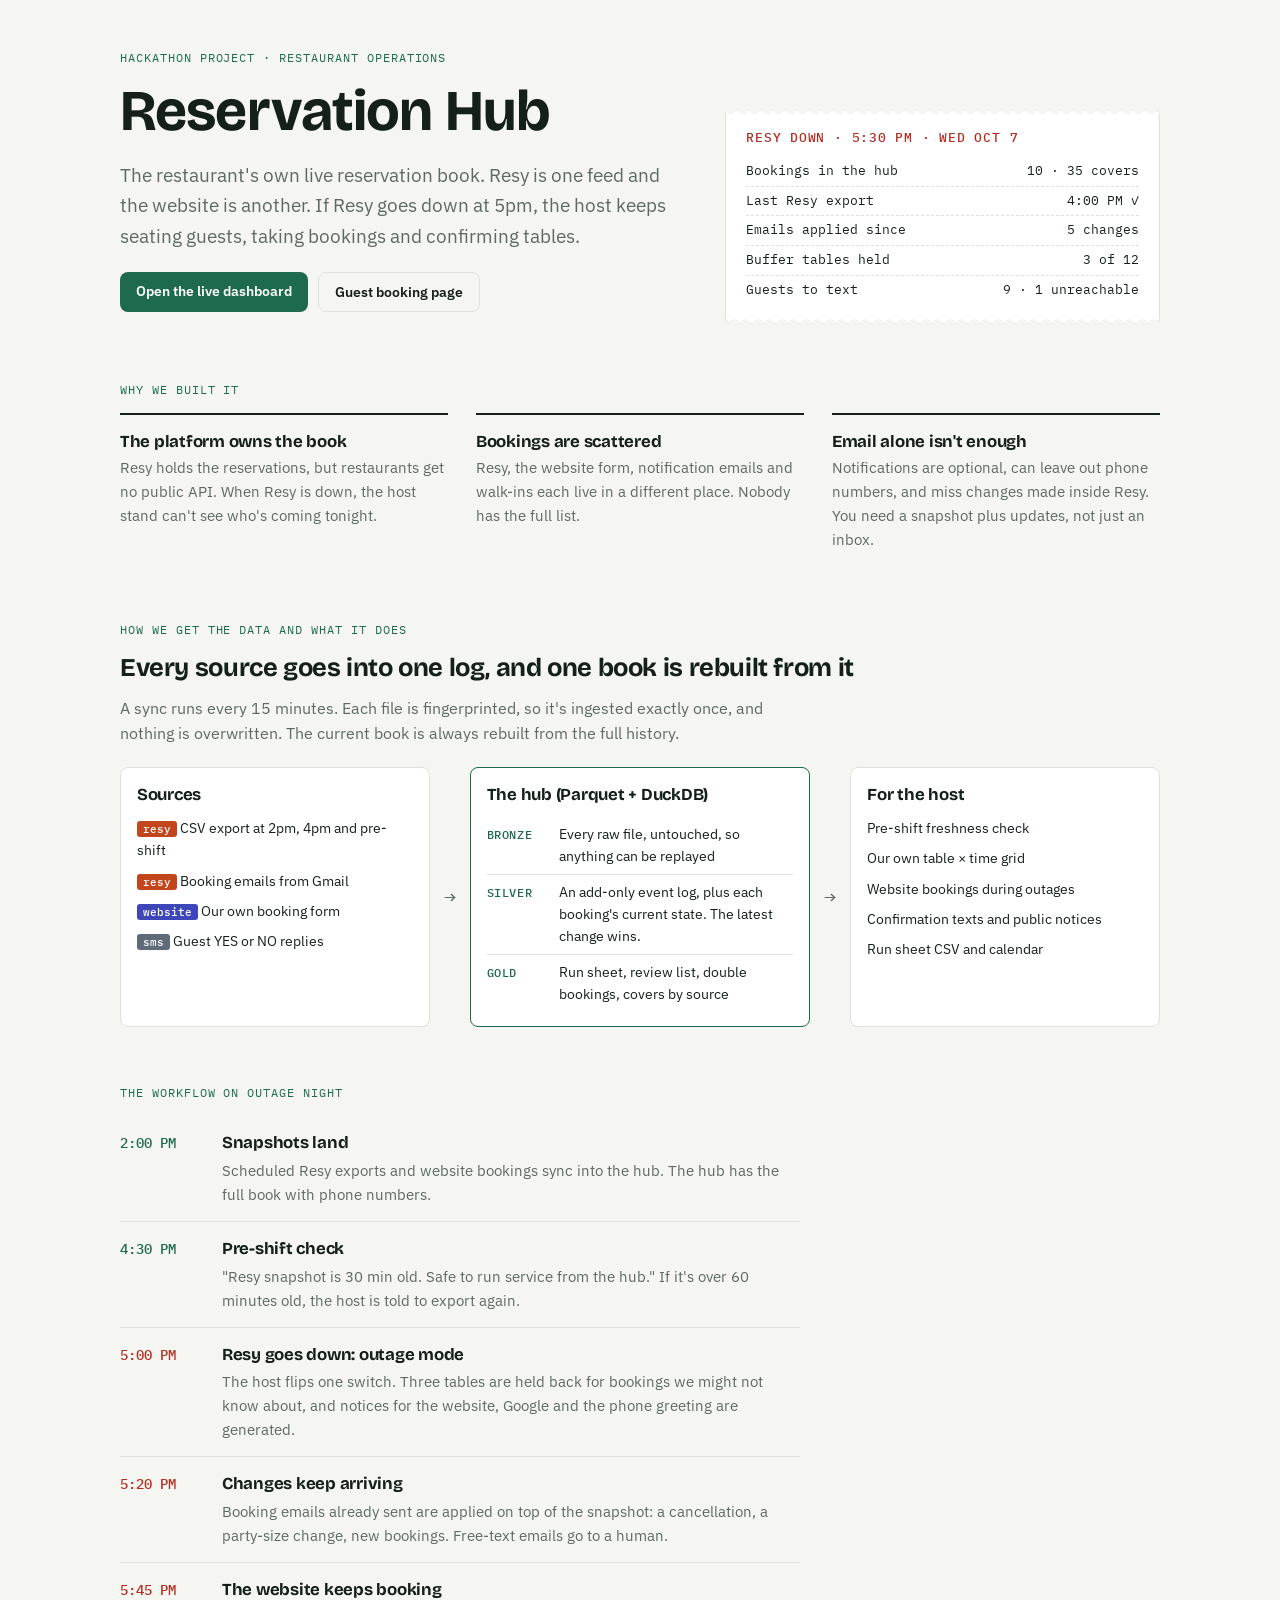
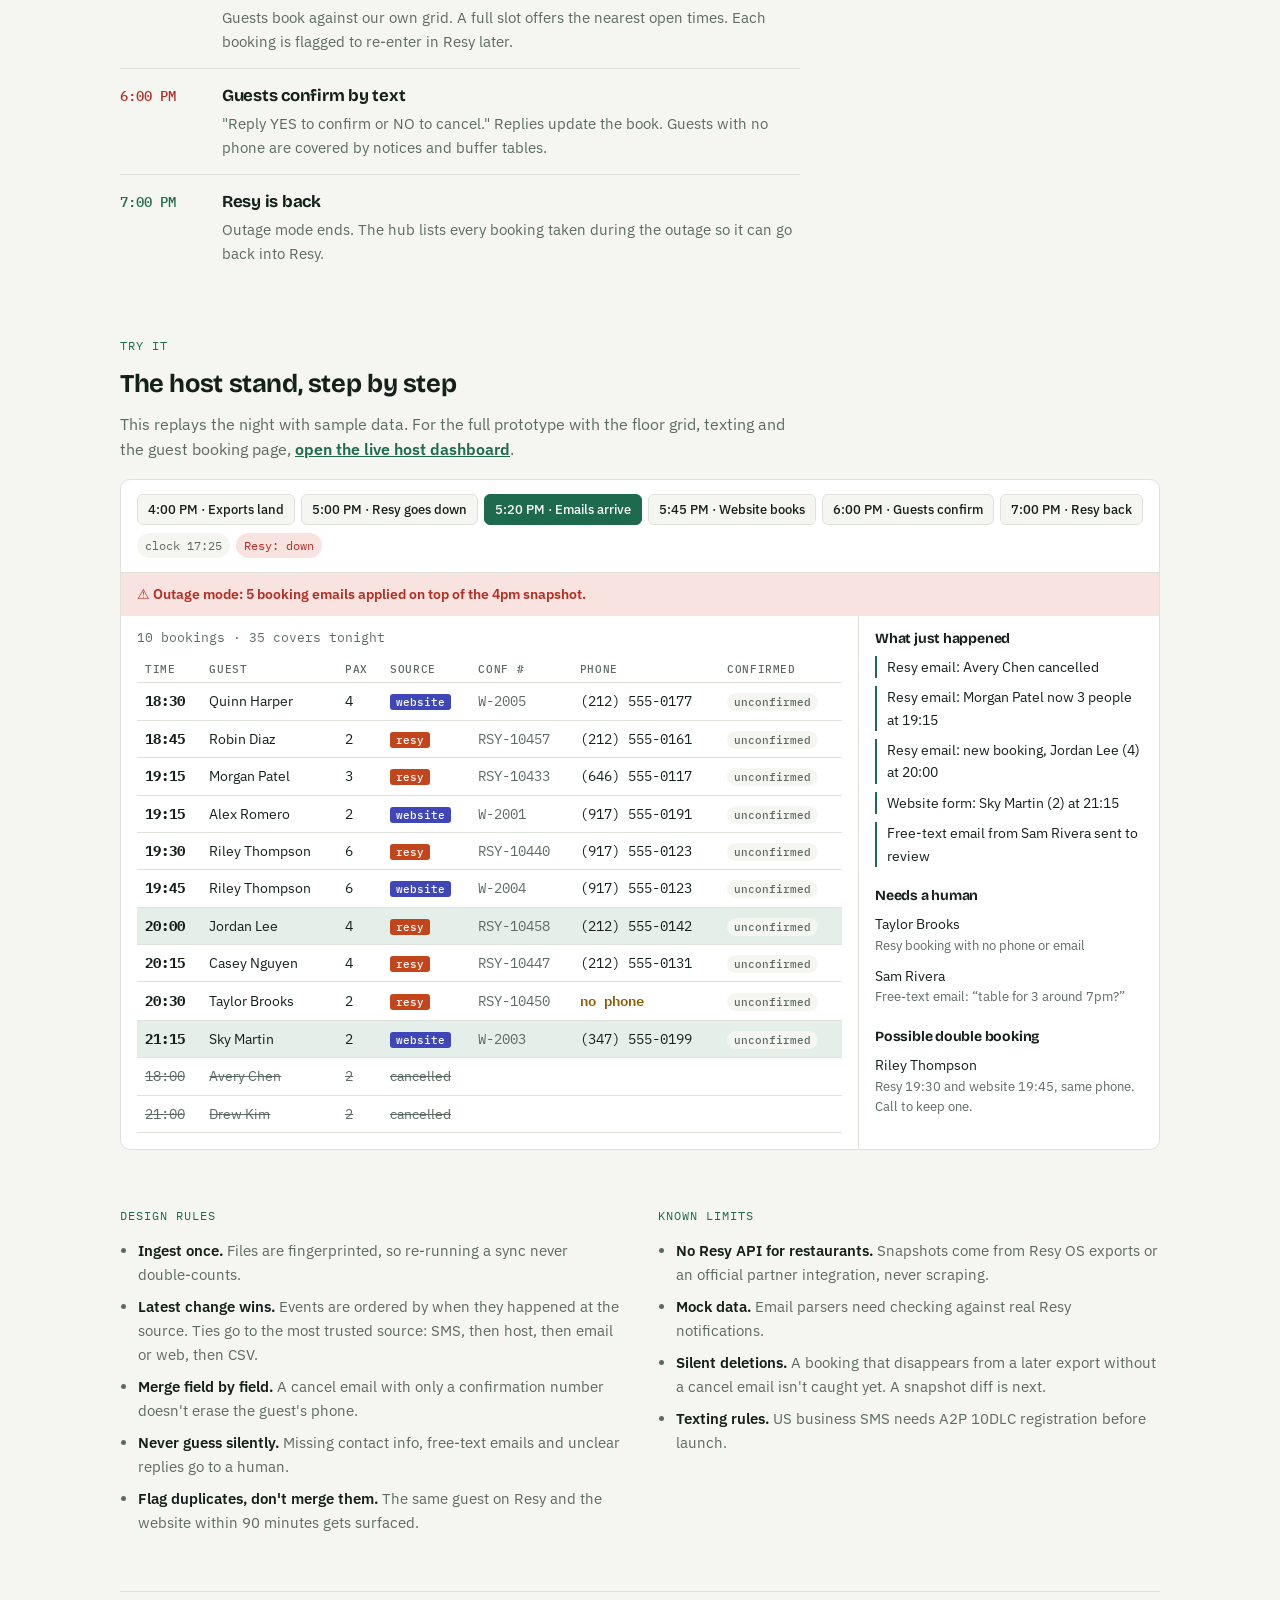
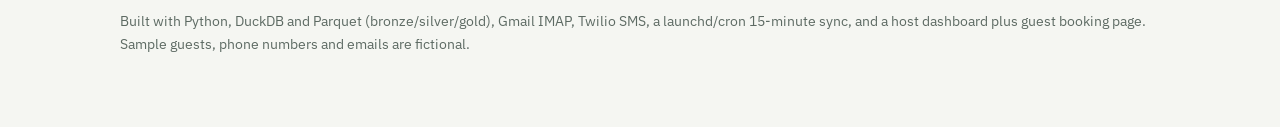
<file: public/index.html>
<!doctype html>
<html lang="en">
<head>
<meta charset="utf-8">
<meta name="viewport" content="width=device-width, initial-scale=1">
<meta name="description" content="A restaurant's own live reservation book that keeps service running when Resy goes down.">
<title>Reservation Hub</title>
<link rel="preconnect" href="https://fonts.googleapis.com">
<link rel="stylesheet" href="https://fonts.googleapis.com/css2?family=Bricolage+Grotesque:opsz,wght@12..96,500;12..96,700&family=IBM+Plex+Sans:wght@400;500;600&family=IBM+Plex+Mono:wght@400;500&display=swap">
<style>
/* Layout: a single reading column (~68ch) that widens for the live host-stand demo; host-stand ticket details (times, conf #, covers) set in mono. */
:root {
  --paper: #f5f6f2; --card: #ffffff; --line: #dfe2da; --ink: #15201b; --muted: #5d6a63;
  --bistro: #1d6a4e; --bistro-soft: #e3efe8; --alert: #b42d22; --alert-soft: #f9e3e0;
  --warn: #8a5a00; --warn-soft: #fbefd6; --resy: #c2451b; --web: #3f46b8; --mail: #5f6b78;
  --font-display: "Bricolage Grotesque", "Avenir Next", system-ui, sans-serif;
  --font-body: "IBM Plex Sans", system-ui, -apple-system, sans-serif;
  --font-mono: "IBM Plex Mono", ui-monospace, Menlo, monospace;
}
@media (prefers-color-scheme: dark) {
  :root:not([data-theme="light"]) {
    --paper: #111613; --card: #18201c; --line: #2b3530; --ink: #e9eee9; --muted: #9aa8a0;
    --bistro: #5fc79b; --bistro-soft: #1b3229; --alert: #ff8b7f; --alert-soft: #3a1d1a;
    --warn: #f0c060; --warn-soft: #362b12; --resy: #ff8a5c; --web: #9aa3ff; --mail: #a3afbb; color-scheme: dark;
  }
}
:root[data-theme="dark"] {
  --paper: #111613; --card: #18201c; --line: #2b3530; --ink: #e9eee9; --muted: #9aa8a0;
  --bistro: #5fc79b; --bistro-soft: #1b3229; --alert: #ff8b7f; --alert-soft: #3a1d1a;
  --warn: #f0c060; --warn-soft: #362b12; --resy: #ff8a5c; --web: #9aa3ff; --mail: #a3afbb; color-scheme: dark;
}
* { box-sizing: border-box; }
body { background: var(--paper); color: var(--ink); font-family: var(--font-body); font-size: 16px; line-height: 1.6; padding: 0 16px; }
main { max-width: 1040px; margin: 0 auto; padding-block: 48px 72px; display: grid; gap: 56px; }
.col { max-width: 68ch; }
h1, h2, h3 { font-family: var(--font-display); text-wrap: balance; letter-spacing: -0.015em; margin: 0; }
h1 { font-size: clamp(2.3rem, 6vw, 3.6rem); line-height: 1.05; font-weight: 700; }
h2 { font-size: 1.6rem; line-height: 1.2; font-weight: 700; margin-bottom: 12px; }
h3 { font-size: 1.05rem; font-weight: 700; }
p { margin: 0 0 12px; }
.eyebrow { font-family: var(--font-mono); font-size: 12px; letter-spacing: .08em; text-transform: uppercase; color: var(--bistro); margin-bottom: 14px; }
.cta { display:inline-block; font:600 14px var(--font-body); background: var(--bistro); color: var(--card); padding: 10px 16px; border-radius: 8px; text-decoration: none; }
.cta.alt { background: transparent; color: var(--ink); border: 1px solid var(--line); }
.cta:focus-visible { outline: 2px solid var(--bistro); outline-offset: 2px; }
.lede { font-size: 1.2rem; color: var(--muted); margin-top: 18px; max-width: 60ch; }
.mono { font-family: var(--font-mono); font-variant-numeric: tabular-nums; }
.muted { color: var(--muted); }

/* Hero ticket */
.hero { display: grid; grid-template-columns: 1.3fr 1fr; gap: 40px; align-items: end; }
.ticket { background: var(--card); border: 1px solid var(--line); border-radius: 6px; padding: 18px 20px; font-family: var(--font-mono); font-size: 13px; position: relative; }
.ticket::before, .ticket::after { content: ""; position: absolute; left: -1px; right: -1px; height: 8px; background: radial-gradient(circle at 6px 0, var(--paper) 5px, transparent 5.5px) repeat-x; background-size: 12px 8px; }
.ticket::before { top: -1px; } .ticket::after { bottom: -1px; transform: rotate(180deg); }
.ticket .row { display: flex; justify-content: space-between; gap: 12px; padding: 4px 0; border-bottom: 1px dashed var(--line); }
.ticket .row:last-child { border-bottom: 0; }
.ticket .head { font-weight: 500; color: var(--alert); text-transform: uppercase; letter-spacing: .06em; padding-bottom: 8px; }

/* Why */
.three { display: grid; grid-template-columns: repeat(3, 1fr); gap: 28px; }
.three > div { min-width: 0; border-top: 2px solid var(--ink); padding-top: 14px; }
.three p { color: var(--muted); font-size: 15px; }

/* Sources -> hub -> outputs */
.flow { display: grid; grid-template-columns: 1fr auto 1.1fr auto 1fr; gap: 14px; align-items: stretch; }
.flow .box { background: var(--card); border: 1px solid var(--line); border-radius: 8px; padding: 14px 16px; min-width: 0; }
.flow .box h3 { margin-bottom: 8px; }
.flow ul { list-style: none; margin: 0; padding: 0; display: grid; gap: 8px; font-size: 14px; }
.flow .arrow { align-self: center; font-family: var(--font-mono); color: var(--muted); font-size: 20px; }
.hub { border-color: var(--bistro) !important; }
.layer { display: grid; grid-template-columns: 64px 1fr; gap: 8px; font-size: 14px; padding: 6px 0; border-bottom: 1px solid var(--line); }
.layer:last-child { border-bottom: 0; }
.layer b { font-family: var(--font-mono); font-weight: 500; font-size: 12px; text-transform: uppercase; letter-spacing: .05em; color: var(--bistro); padding-top: 2px; }
.tag { font-family: var(--font-mono); font-size: 11px; font-weight: 500; padding: 1px 6px; border-radius: 3px; color: var(--card); white-space: nowrap; }
.tag.resy { background: var(--resy); } .tag.website { background: var(--web); } .tag.email { background: var(--mail); }

/* Timeline */
.timeline { list-style: none; margin: 0; padding: 0; display: grid; gap: 0; }
.timeline li { display: grid; grid-template-columns: 84px 1fr; gap: 18px; padding: 14px 0; border-bottom: 1px solid var(--line); }
.timeline li:last-child { border-bottom: 0; }
.timeline .t { font-family: var(--font-mono); font-size: 14px; color: var(--bistro); font-weight: 500; padding-top: 2px; }
.timeline .t.down { color: var(--alert); }
.timeline p { margin: 2px 0 0; color: var(--muted); font-size: 15px; }

/* Live demo */
.demo { background: var(--card); border: 1px solid var(--line); border-radius: 10px; overflow: hidden; }
.demo-bar { display: flex; flex-wrap: wrap; gap: 8px; align-items: center; justify-content: space-between; padding: 14px 16px; border-bottom: 1px solid var(--line); }
.steps { display: flex; flex-wrap: wrap; gap: 6px; }
.steps button { font: 500 13px var(--font-body); border: 1px solid var(--line); background: var(--paper); color: var(--ink); padding: 6px 10px; border-radius: 6px; cursor: pointer; }
.steps button:hover { border-color: var(--bistro); }
.steps button[aria-pressed="true"] { background: var(--bistro); color: var(--card); border-color: var(--bistro); }
.steps button:focus-visible { outline: 2px solid var(--bistro); outline-offset: 2px; }
.pills { display: flex; gap: 6px; flex-wrap: wrap; }
.pill { font-family: var(--font-mono); font-size: 12px; padding: 3px 8px; border-radius: 999px; background: var(--paper); color: var(--muted); white-space: nowrap; }
.pill.ok { background: var(--bistro-soft); color: var(--bistro); } .pill.bad { background: var(--alert-soft); color: var(--alert); }
.status { padding: 10px 16px; font-size: 14px; font-weight: 600; }
.status.ok { background: var(--bistro-soft); color: var(--bistro); } .status.bad { background: var(--alert-soft); color: var(--alert); }
.demo-body { display: grid; grid-template-columns: 1fr 300px; }
.demo-body > * { min-width: 0; }
.sheet { padding: 12px 16px 16px; border-right: 1px solid var(--line); }
.scroll { overflow-x: auto; }
table { border-collapse: collapse; width: 100%; font-size: 14px; }
th { text-align: left; font: 500 11px var(--font-mono); text-transform: uppercase; letter-spacing: .06em; color: var(--muted); padding: 6px 8px; border-bottom: 1px solid var(--line); white-space: nowrap; }
td { padding: 7px 8px; border-bottom: 1px solid var(--line); white-space: nowrap; }
tr.new td { background: var(--bistro-soft); }
tr.gone td { color: var(--muted); text-decoration: line-through; }
.chip { font: 500 11px var(--font-mono); padding: 2px 7px; border-radius: 999px; background: var(--paper); color: var(--muted); }
.chip.yes { background: var(--bistro-soft); color: var(--bistro); } .chip.sent { background: var(--paper); color: var(--web); } .chip.no { background: var(--alert-soft); color: var(--alert); }
.flagged { color: var(--warn); font-weight: 600; }
.side { padding: 12px 16px 16px; display: grid; gap: 18px; align-content: start; }
.side h3 { font-size: 14px; margin-bottom: 6px; }
.side ul { list-style: none; margin: 0; padding: 0; font-size: 14px; display: grid; gap: 8px; }
.side li span { display: block; color: var(--muted); font-size: 13px; }
.feed li { border-left: 2px solid var(--bistro); padding-left: 10px; }
.summary { font-family: var(--font-mono); font-size: 13px; color: var(--muted); margin-bottom: 8px; }

/* Limits + stack */
.two { display: grid; grid-template-columns: 1fr 1fr; gap: 36px; }
.two > div { min-width: 0; }
.plain { margin: 0; padding-left: 18px; color: var(--muted); font-size: 15px; display: grid; gap: 8px; }
.plain b { color: var(--ink); font-weight: 600; }
footer { color: var(--muted); font-size: 14px; border-top: 1px solid var(--line); padding-top: 18px; }

@media (max-width: 860px) {
  .hero, .three, .two { grid-template-columns: 1fr; }
  .flow { grid-template-columns: 1fr; } .flow .arrow { transform: rotate(90deg); justify-self: center; }
  .demo-body { grid-template-columns: 1fr; } .sheet { border-right: 0; border-bottom: 1px solid var(--line); }
}
@media (prefers-reduced-motion: no-preference) { tr.new td { transition: background 0.6s; } }
html { color-scheme: light; } body { margin: 0; }
</style>
</head>
<body>


<main>
  <section class="hero">
    <div>
      <div class="eyebrow">Hackathon project · restaurant operations</div>
      <h1>Reservation Hub</h1>
      <p class="lede">The restaurant's own live reservation book. Resy is one feed and the website is another. If Resy goes down at 5pm, the host keeps seating guests, taking bookings and confirming tables.</p>
      <p style="margin-top:20px;display:flex;gap:10px;flex-wrap:wrap"><a class="cta" href="/app.html">Open the live dashboard</a><a class="cta alt" href="/book.html">Guest booking page</a></p>
    </div>
    <div class="ticket" aria-label="Example outage summary">
      <div class="head">Resy down · 5:30 PM · Wed Oct 7</div>
      <div class="row"><span>Bookings in the hub</span><span>10 · 35 covers</span></div>
      <div class="row"><span>Last Resy export</span><span>4:00 PM ✓</span></div>
      <div class="row"><span>Emails applied since</span><span>5 changes</span></div>
      <div class="row"><span>Buffer tables held</span><span>3 of 12</span></div>
      <div class="row"><span>Guests to text</span><span>9 · 1 unreachable</span></div>
    </div>
  </section>

  <section>
    <div class="eyebrow">Why we built it</div>
    <div class="three">
      <div><h3>The platform owns the book</h3><p>Resy holds the reservations, but restaurants get no public API. When Resy is down, the host stand can't see who's coming tonight.</p></div>
      <div><h3>Bookings are scattered</h3><p>Resy, the website form, notification emails and walk-ins each live in a different place. Nobody has the full list.</p></div>
      <div><h3>Email alone isn't enough</h3><p>Notifications are optional, can leave out phone numbers, and miss changes made inside Resy. You need a snapshot plus updates, not just an inbox.</p></div>
    </div>
  </section>

  <section>
    <div class="eyebrow">How we get the data and what it does</div>
    <h2>Every source goes into one log, and one book is rebuilt from it</h2>
    <p class="col muted">A sync runs every 15 minutes. Each file is fingerprinted, so it's ingested exactly once, and nothing is overwritten. The current book is always rebuilt from the full history.</p>
    <div class="flow" style="margin-top:20px">
      <div class="box">
        <h3>Sources</h3>
        <ul>
          <li><span class="tag resy">resy</span> CSV export at 2pm, 4pm and pre-shift</li>
          <li><span class="tag resy">resy</span> Booking emails from Gmail</li>
          <li><span class="tag website">website</span> Our own booking form</li>
          <li><span class="tag email">sms</span> Guest YES or NO replies</li>
        </ul>
      </div>
      <div class="arrow" aria-hidden="true">→</div>
      <div class="box hub">
        <h3>The hub (Parquet + DuckDB)</h3>
        <div class="layer"><b>Bronze</b><span>Every raw file, untouched, so anything can be replayed</span></div>
        <div class="layer"><b>Silver</b><span>An add-only event log, plus each booking's current state. The latest change wins.</span></div>
        <div class="layer"><b>Gold</b><span>Run sheet, review list, double bookings, covers by source</span></div>
      </div>
      <div class="arrow" aria-hidden="true">→</div>
      <div class="box">
        <h3>For the host</h3>
        <ul>
          <li>Pre-shift freshness check</li>
          <li>Our own table × time grid</li>
          <li>Website bookings during outages</li>
          <li>Confirmation texts and public notices</li>
          <li>Run sheet CSV and calendar</li>
        </ul>
      </div>
    </div>
  </section>

  <section>
    <div class="eyebrow">The workflow on outage night</div>
    <ol class="timeline col">
      <li><span class="t">2:00 PM</span><div><h3>Snapshots land</h3><p>Scheduled Resy exports and website bookings sync into the hub. The hub has the full book with phone numbers.</p></div></li>
      <li><span class="t">4:30 PM</span><div><h3>Pre-shift check</h3><p>"Resy snapshot is 30 min old. Safe to run service from the hub." If it's over 60 minutes old, the host is told to export again.</p></div></li>
      <li><span class="t down">5:00 PM</span><div><h3>Resy goes down: outage mode</h3><p>The host flips one switch. Three tables are held back for bookings we might not know about, and notices for the website, Google and the phone greeting are generated.</p></div></li>
      <li><span class="t down">5:20 PM</span><div><h3>Changes keep arriving</h3><p>Booking emails already sent are applied on top of the snapshot: a cancellation, a party-size change, new bookings. Free-text emails go to a human.</p></div></li>
      <li><span class="t down">5:45 PM</span><div><h3>The website keeps booking</h3><p>Guests book against our own grid. A full slot offers the nearest open times. Each booking is flagged to re-enter in Resy later.</p></div></li>
      <li><span class="t down">6:00 PM</span><div><h3>Guests confirm by text</h3><p>"Reply YES to confirm or NO to cancel." Replies update the book. Guests with no phone are covered by notices and buffer tables.</p></div></li>
      <li><span class="t">7:00 PM</span><div><h3>Resy is back</h3><p>Outage mode ends. The hub lists every booking taken during the outage so it can go back into Resy.</p></div></li>
    </ol>
  </section>

  <section>
    <div class="eyebrow">Try it</div>
    <h2>The host stand, step by step</h2>
    <p class="col muted">This replays the night with sample data. For the full prototype with the floor grid, texting and the guest booking page, <a href="/app.html" style="color:var(--bistro);font-weight:600">open the live host dashboard</a>.</p>
    <div class="demo" style="margin-top:16px">
      <div class="demo-bar">
        <div class="steps" id="steps" role="group" aria-label="Demo steps"></div>
        <div class="pills" id="pills"></div>
      </div>
      <div id="status" class="status"></div>
      <div class="demo-body">
        <div class="sheet">
          <div class="summary" id="summary"></div>
          <div class="scroll">
            <table>
              <thead><tr><th>Time</th><th>Guest</th><th>Pax</th><th>Source</th><th>Conf #</th><th>Phone</th><th>Confirmed</th></tr></thead>
              <tbody id="rows"></tbody>
            </table>
          </div>
        </div>
        <div class="side">
          <div><h3>What just happened</h3><ul class="feed" id="feed"></ul></div>
          <div><h3>Needs a human</h3><ul id="review"></ul></div>
          <div><h3>Possible double booking</h3><ul><li>Riley Thompson<span>Resy 19:30 and website 19:45, same phone. Call to keep one.</span></li></ul></div>
        </div>
      </div>
    </div>
  </section>

  <section class="two">
    <div>
      <div class="eyebrow">Design rules</div>
      <ul class="plain">
        <li><b>Ingest once.</b> Files are fingerprinted, so re-running a sync never double-counts.</li>
        <li><b>Latest change wins.</b> Events are ordered by when they happened at the source. Ties go to the most trusted source: SMS, then host, then email or web, then CSV.</li>
        <li><b>Merge field by field.</b> A cancel email with only a confirmation number doesn't erase the guest's phone.</li>
        <li><b>Never guess silently.</b> Missing contact info, free-text emails and unclear replies go to a human.</li>
        <li><b>Flag duplicates, don't merge them.</b> The same guest on Resy and the website within 90 minutes gets surfaced.</li>
      </ul>
    </div>
    <div>
      <div class="eyebrow">Known limits</div>
      <ul class="plain">
        <li><b>No Resy API for restaurants.</b> Snapshots come from Resy OS exports or an official partner integration, never scraping.</li>
        <li><b>Mock data.</b> Email parsers need checking against real Resy notifications.</li>
        <li><b>Silent deletions.</b> A booking that disappears from a later export without a cancel email isn't caught yet. A snapshot diff is next.</li>
        <li><b>Texting rules.</b> US business SMS needs A2P 10DLC registration before launch.</li>
      </ul>
    </div>
  </section>

  <footer>
    Built with Python, DuckDB and Parquet (bronze/silver/gold), Gmail IMAP, Twilio SMS, a launchd/cron 15-minute sync, and a host dashboard plus guest booking page. Sample guests, phone numbers and emails are fictional.
  </footer>
</main>

<script>
const base = [
  { t: "18:00", g: "Avery Chen", p: 2, s: "resy", c: "RSY-10421", ph: "(212) 555-0101" },
  { t: "18:30", g: "Quinn Harper", p: 4, s: "website", c: "W-2005", ph: "(212) 555-0177" },
  { t: "18:45", g: "Robin Diaz", p: 2, s: "resy", c: "RSY-10457", ph: "(212) 555-0161" },
  { t: "19:00", g: "Morgan Patel", p: 2, s: "resy", c: "RSY-10433", ph: "(646) 555-0117" },
  { t: "19:15", g: "Alex Romero", p: 2, s: "website", c: "W-2001", ph: "(917) 555-0191" },
  { t: "19:30", g: "Riley Thompson", p: 6, s: "resy", c: "RSY-10440", ph: "(917) 555-0123" },
  { t: "19:45", g: "Riley Thompson", p: 6, s: "website", c: "W-2004", ph: "(917) 555-0123" },
  { t: "20:15", g: "Casey Nguyen", p: 4, s: "resy", c: "RSY-10447", ph: "(212) 555-0131" },
  { t: "20:30", g: "Taylor Brooks", p: 2, s: "resy", c: "RSY-10450", ph: "" },
];
const clone = (a) => a.map((r) => ({ ...r }));

function afterEmails() {
  const rows = clone(base).filter((r) => r.c !== "RSY-10421");
  const m = rows.find((r) => r.c === "RSY-10433"); m.t = "19:15"; m.p = 3;
  rows.push({ t: "20:00", g: "Jordan Lee", p: 4, s: "resy", c: "RSY-10458", ph: "(212) 555-0142", isNew: true });
  rows.push({ t: "21:15", g: "Sky Martin", p: 2, s: "website", c: "W-2003", ph: "(347) 555-0199", isNew: true });
  return rows;
}
function afterWeb() {
  const rows = afterEmails().map((r) => ({ ...r, isNew: false }));
  rows.push({ t: "21:30", g: "Lee Park", p: 2, s: "website", c: "W-304AE9", ph: "(917) 555-0210", isNew: true, flag: true });
  return rows;
}
function afterTexts() {
  return afterWeb().map((r) => ({ ...r, isNew: false, conf: r.ph ? "sent" : "unconfirmed" }))
    .map((r) => r.c === "RSY-10440" ? { ...r, conf: "yes" } : r)
    .filter((r) => r.c !== "W-2005");
}

const review0 = [["Taylor Brooks", "Resy booking with no phone or email"]];
const STEPS = [
  { label: "4:00 PM · Exports land", clock: "16:30", down: false,
    status: ["ok", "✓ Resy snapshot is 30 min old (16:00). Safe to run service from the hub."],
    rows: () => clone(base), gone: [["21:00", "Drew Kim", 2]],
    feed: ["2pm and 4pm Resy exports ingested: 8 bookings", "Website bookings ingested: 4", "Drew Kim already cancelled in Resy"],
    review: review0 },
  { label: "5:00 PM · Resy goes down", clock: "17:05", down: true,
    status: ["bad", "⚠ Outage mode: running service from the hub. 3 tables held back · website bookings flagged to re-enter in Resy."],
    rows: () => clone(base), gone: [["21:00", "Drew Kim", 2]],
    feed: ["Host turned on outage mode", "Notices ready for website banner, Google post and phone greeting", "3 of 12 tables held back at every time slot"],
    review: review0 },
  { label: "5:20 PM · Emails arrive", clock: "17:25", down: true,
    status: ["bad", "⚠ Outage mode: 5 booking emails applied on top of the 4pm snapshot."],
    rows: afterEmails, gone: [["18:00", "Avery Chen", 2], ["21:00", "Drew Kim", 2]],
    feed: ["Resy email: Avery Chen cancelled", "Resy email: Morgan Patel now 3 people at 19:15", "Resy email: new booking, Jordan Lee (4) at 20:00", "Website form: Sky Martin (2) at 21:15", "Free-text email from Sam Rivera sent to review"],
    review: [...review0, ["Sam Rivera", "Free-text email: “table for 3 around 7pm?”"]] },
  { label: "5:45 PM · Website books", clock: "17:45", down: true,
    status: ["bad", "⚠ Outage mode: the website books against our own grid, with buffer tables protected."],
    rows: afterWeb, gone: [["18:00", "Avery Chen", 2], ["21:00", "Drew Kim", 2]],
    feed: ["Website: party of 6 at 19:30 refused, no 6-top free. Offered 17:30, 17:45, 21:30", "Website: Lee Park (2) booked 21:30 on T3"],
    review: [...review0, ["Sam Rivera", "Free-text email: “table for 3 around 7pm?”"], ["Lee Park", "Booked during the outage: re-enter in Resy"]] },
  { label: "6:00 PM · Guests confirm", clock: "18:05", down: true,
    status: ["bad", "⚠ Outage mode: 10 confirmation texts sent. Replies are updating the book."],
    rows: afterTexts, gone: [["18:00", "Avery Chen", 2], ["18:30", "Quinn Harper", 4], ["21:00", "Drew Kim", 2]],
    feed: ["10 texts: “Reply YES to confirm or NO to cancel”", "Riley Thompson replied YES: confirmed", "Quinn Harper replied “no, sorry!”: cancelled, 18:30 table freed", "Taylor Brooks has no phone: covered by notices and buffer"],
    review: [...review0, ["Sam Rivera", "Free-text email: “table for 3 around 7pm?”"], ["Lee Park", "Booked during the outage: re-enter in Resy"]] },
  { label: "7:00 PM · Resy back", clock: "19:00", down: false,
    status: ["ok", "✓ Resy is back. 2 website bookings from the outage are ready to re-enter in Resy."],
    rows: () => afterTexts().map((r) => ({ ...r, isNew: false })), gone: [["18:00", "Avery Chen", 2], ["18:30", "Quinn Harper", 4], ["21:00", "Drew Kim", 2]],
    feed: ["Host ended outage mode", "Re-entry list: Lee Park 21:30, Sky Martin 21:15", "Every change from tonight stays in the event log"],
    review: [...review0, ["Sam Rivera", "Free-text email: “table for 3 around 7pm?”"], ["Lee Park", "Re-enter in Resy"]] },
];

const esc = (v) => String(v ?? "").replace(/[&<>"']/g, (c) => ({ "&": "&amp;", "<": "&lt;", ">": "&gt;", '"': "&quot;", "'": "&#39;" }[c]));
const $ = (id) => document.getElementById(id);
let current = 0;

function render(i) {
  current = i;
  const s = STEPS[i];
  $("steps").innerHTML = STEPS.map((st, k) => `<button type="button" aria-pressed="${k === i}" data-k="${k}">${esc(st.label)}</button>`).join("");
  $("steps").querySelectorAll("button").forEach((b) => b.addEventListener("click", () => render(+b.dataset.k)));
  $("pills").innerHTML = `<span class="pill">clock ${s.clock}</span>` + (s.down ? `<span class="pill bad">Resy: down</span>` : `<span class="pill ok">Resy: up</span>`);
  $("status").className = "status " + s.status[0];
  $("status").textContent = s.status[1];
  const rows = s.rows().sort((a, b) => a.t.localeCompare(b.t));
  const covers = rows.reduce((n, r) => n + r.p, 0);
  $("summary").textContent = `${rows.length} bookings · ${covers} covers tonight`;
  $("rows").innerHTML = rows.map((r) => `
    <tr class="${r.isNew ? "new" : ""}">
      <td class="mono"><b>${esc(r.t)}</b></td>
      <td>${esc(r.g)}${r.flag ? ' <span class="flagged" title="Re-enter in Resy">⚑</span>' : ""}</td>
      <td class="mono">${r.p}</td>
      <td><span class="tag ${esc(r.s)}">${esc(r.s)}</span></td>
      <td class="mono muted">${esc(r.c)}</td>
      <td class="mono">${r.ph ? esc(r.ph) : '<span class="flagged">no phone</span>'}</td>
      <td><span class="chip ${esc(r.conf || "unconfirmed")}">${esc(r.conf || "unconfirmed")}</span></td>
    </tr>`).join("") + s.gone.map(([t, g, p]) => `
    <tr class="gone"><td class="mono">${esc(t)}</td><td>${esc(g)}</td><td class="mono">${p}</td><td colspan="4">cancelled</td></tr>`).join("");
  $("feed").innerHTML = s.feed.map((f) => `<li>${esc(f)}</li>`).join("");
  $("review").innerHTML = s.review.map(([n, why]) => `<li>${esc(n)}<span>${esc(why)}</span></li>`).join("");
}
render(2);
</script>

</body>
</html>
</file>
